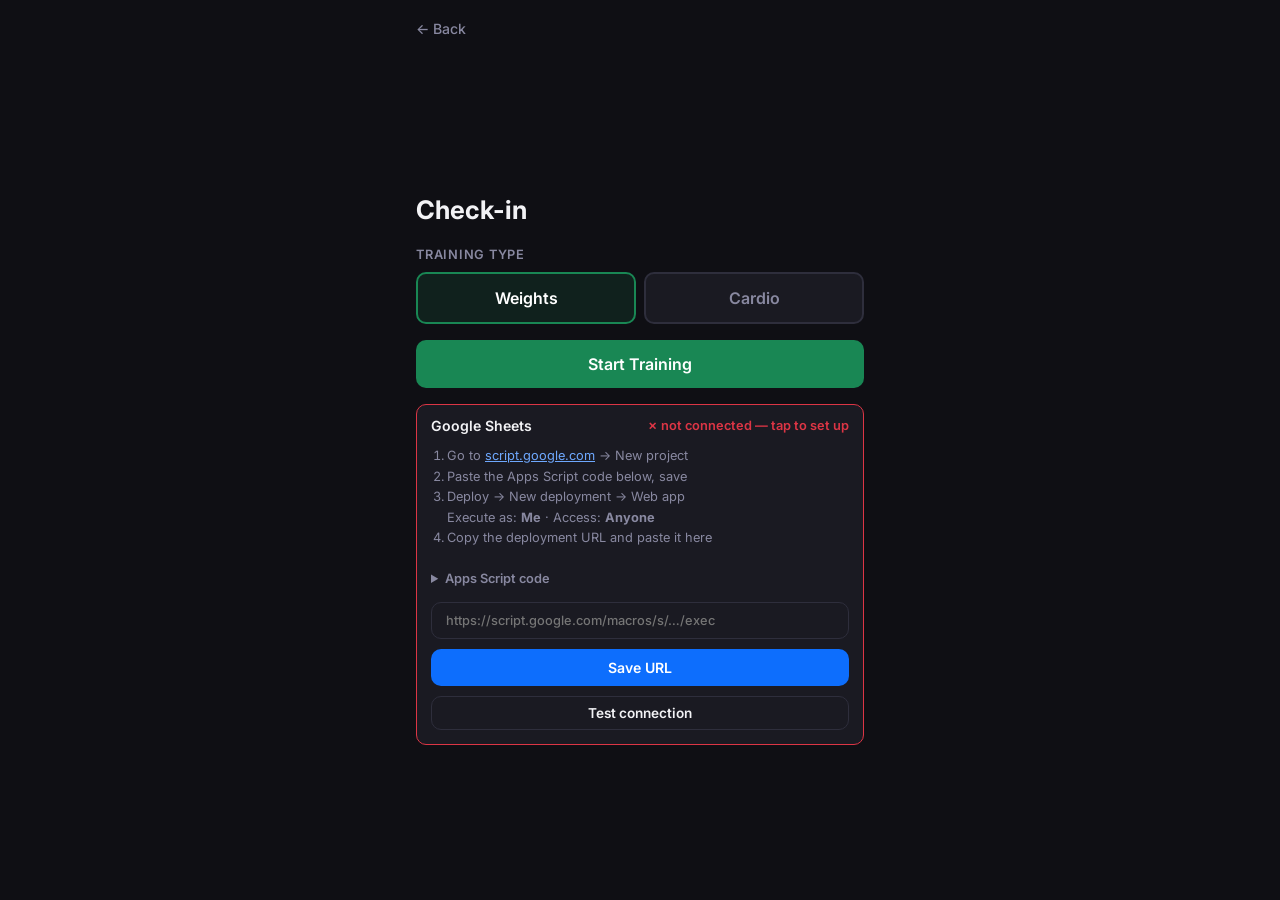
<file: gymapps/checkin.html>
<!DOCTYPE html>
<html lang="en">
<head>
  <meta charset="UTF-8">
  <meta name="viewport" content="width=device-width, initial-scale=1.0, user-scalable=no">
  <title>Check-in</title>
  <link rel="stylesheet" href="shared.css">
  <style>
    .ci-page {
      display: flex;
      flex-direction: column;
      height: 100vh;
      height: 100dvh;
      padding: 16px;
      overflow: hidden;
    }

    #syncNotice {
      background: rgba(255,193,7,0.1);
      border: 1px solid rgba(255,193,7,0.3);
      border-radius: 8px;
      padding: 8px 12px;
      font-size: 0.85rem;
      font-weight: 500;
      color: var(--amber);
      text-align: center;
      flex-shrink: 0;
      margin-bottom: 8px;
    }

    /* ── IDLE ── */
    #viewIdle {
      flex: 1;
      display: flex;
      flex-direction: column;
      justify-content: center;
      gap: 16px;
      overflow: hidden;
    }

    h1 { font-size: 1.6rem; font-weight: 700; flex-shrink: 0; }

    .toggle-group { display: flex; gap: 8px; flex-shrink: 0; }

    .toggle-option {
      flex: 1;
      background: var(--surface);
      border: 2px solid var(--border);
      border-radius: 10px;
      padding: 12px;
      text-align: center;
      font-size: 1rem;
      font-weight: 600;
      cursor: pointer;
      color: var(--muted);
      transition: all 0.1s;
    }

    .toggle-option.selected {
      border-color: var(--green);
      color: #fff;
      background: rgba(25,135,84,0.15);
    }

    .toggle-option:active { filter: brightness(0.85); }

    /* Sheets setup */
    .sheets-setup {
      flex-shrink: 0;
      background: var(--surface);
      border: 1px solid var(--border);
      border-radius: 10px;
      overflow: hidden;
    }

    .sheets-setup.not-configured {
      border-color: var(--red);
    }

    .sheets-setup.connected .setup-steps,
    .sheets-setup.connected details {
      display: none;
    }

    .sheets-toggle {
      display: flex;
      align-items: center;
      justify-content: space-between;
      padding: 10px 14px;
      cursor: pointer;
      user-select: none;
    }

    .sheets-toggle-label {
      font-size: 0.88rem;
      font-weight: 600;
    }

    .sheets-toggle-status {
      font-size: 0.8rem;
      font-weight: 600;
      color: var(--muted);
    }

    .sheets-toggle-status.err { color: var(--red); }
    .sheets-toggle-status.ok  { color: #75b798; }

    .url-error {
      font-size: 0.8rem;
      font-weight: 500;
      color: var(--red);
      padding: 0 2px;
    }

    .sheets-body {
      padding: 0 14px 14px;
      display: flex;
      flex-direction: column;
      gap: 10px;
    }

    .sheets-body.hidden { display: none; }

    .sheets-body input {
      font-size: 0.8rem;
    }

    .sheets-body .btn-primary {
      padding: 10px 14px;
      font-size: 0.88rem;
    }

    .setup-steps {
      font-size: 0.8rem;
      color: var(--muted);
      line-height: 1.6;
    }

    .setup-steps ol {
      padding-left: 16px;
    }

    .setup-steps a {
      color: #6ea8fe;
    }

    details {
      margin-top: 6px;
    }

    details summary {
      font-size: 0.8rem;
      font-weight: 600;
      color: var(--muted);
      cursor: pointer;
      user-select: none;
      padding: 4px 0;
    }

    pre.code-block {
      background: #0a0a10;
      border: 1px solid var(--border);
      border-radius: 8px;
      padding: 10px;
      font-family: 'DM Mono', monospace;
      font-size: 0.7rem;
      color: #c8d3f5;
      overflow-x: auto;
      white-space: pre;
      margin-top: 6px;
      max-height: 180px;
      overflow-y: auto;
    }

    #viewResume {
      flex: 1;
      display: flex;
      flex-direction: column;
      justify-content: center;
      gap: 10px;
    }

    .resume-title { font-size: 1.3rem; font-weight: 700; margin-bottom: 4px; }
    .resume-meta  { font-family: 'DM Mono', monospace; font-size: 0.88rem; color: var(--muted); margin-bottom: 8px; }

    #viewActive {
      flex: 1;
      display: flex;
      flex-direction: column;
    }

    .active-type-label {
      font-size: 0.8rem;
      font-weight: 600;
      text-transform: uppercase;
      letter-spacing: 0.06em;
      color: var(--muted);
      flex-shrink: 0;
    }

    .active-center {
      flex: 1;
      display: flex;
      flex-direction: column;
      align-items: center;
      justify-content: center;
    }

    .active-timer {
      font-family: 'DM Mono', monospace;
      font-weight: 500;
      font-size: 5rem;
      line-height: 1;
      color: var(--text);
    }

    .active-timer.warning-color { color: var(--amber); }

    .active-warning {
      font-size: 0.8rem;
      font-weight: 600;
      color: var(--amber);
      margin-top: 10px;
      min-height: 1em;
    }

    .active-buttons {
      flex-shrink: 0;
      display: flex;
      flex-direction: column;
      gap: 8px;
      padding-top: 10px;
    }

    #viewSummary {
      flex: 1;
      display: flex;
      flex-direction: column;
      gap: 10px;
      overflow: hidden;
    }

    .summary-elapsed {
      font-family: 'DM Mono', monospace;
      font-size: 2.8rem;
      line-height: 1;
      color: #75b798;
      text-align: center;
      flex-shrink: 0;
    }

    .limit-msg {
      font-size: 0.8rem;
      font-weight: 600;
      text-transform: uppercase;
      letter-spacing: 0.04em;
      color: var(--amber);
      text-align: center;
      flex-shrink: 0;
    }

    .time-row { display: flex; gap: 8px; flex-shrink: 0; }
    .time-field { flex: 1; display: flex; flex-direction: column; gap: 4px; }

    .chip-group { display: flex; gap: 6px; flex-wrap: wrap; flex-shrink: 0; }

    .chip {
      background: var(--surface);
      border: 1px solid var(--border);
      border-radius: 8px;
      color: var(--muted);
      font-size: 0.88rem;
      font-weight: 600;
      padding: 7px 14px;
      cursor: pointer;
      transition: all 0.1s;
    }

    .chip.selected {
      background: rgba(25,135,84,0.15);
      border-color: var(--green);
      color: #75b798;
    }

    .chip:active { filter: brightness(0.85); }

    .summary-section { display: flex; flex-direction: column; gap: 5px; flex-shrink: 0; }
    .summary-comment { display: flex; flex-direction: column; gap: 5px; flex-shrink: 0; }
    .summary-comment textarea { height: 52px; }

    .summary-buttons {
      flex-shrink: 0;
      display: flex;
      flex-direction: column;
      gap: 8px;
      margin-top: auto;
      padding-top: 4px;
    }

    #viewSaved {
      flex: 1;
      display: flex;
      flex-direction: column;
      align-items: center;
      justify-content: center;
      gap: 14px;
      text-align: center;
    }

    .saved-check {
      font-size: 3.5rem;
      line-height: 1;
      color: #75b798;
    }

    .saved-title {
      font-size: 1.3rem;
      font-weight: 700;
      color: #75b798;
    }

    .saved-row {
      font-family: 'DM Mono', monospace;
      font-size: 0.88rem;
      color: var(--muted);
      line-height: 1.8;
    }

    .saved-note {
      font-size: 0.8rem;
      color: var(--amber);
      max-width: 260px;
    }

    .saved-ok {
      margin-top: 10px;
      width: 160px;
    }
  </style>
</head>
<body>
  <div class="ci-page">

    <div class="top-bar"><a href="index.html">← Back</a></div>

    <div id="syncNotice" class="hidden">Saved locally — will sync on next open</div>

    <!-- IDLE -->
    <div id="viewIdle" class="hidden">
      <h1>Check-in</h1>

      <div>
        <div class="label" style="margin-bottom:8px">Training type</div>
        <div class="toggle-group">
          <div class="toggle-option selected" id="toggleWeights" onclick="selectType('weights')">Weights</div>
          <div class="toggle-option"           id="toggleCardio"  onclick="selectType('cardio')">Cardio</div>
        </div>
      </div>

      <button class="btn-success" onclick="startSession()">Start Training</button>

      <!-- Google Sheets setup -->
      <div class="sheets-setup" id="sheets-setup-box">
        <div class="sheets-toggle" onclick="toggleSheetsPanel()">
          <span class="sheets-toggle-label">Google Sheets</span>
          <span class="sheets-toggle-status" id="sheetsStatus">not configured</span>
        </div>
        <div class="sheets-body hidden" id="sheetsBody">
          <div class="setup-steps">
            <ol>
              <li>Go to <a href="https://script.google.com" target="_blank" rel="noopener noreferrer">script.google.com</a> → New project</li>
              <li>Paste the Apps Script code below, save</li>
              <li>Deploy → New deployment → Web app<br>Execute as: <strong>Me</strong> · Access: <strong>Anyone</strong></li>
              <li>Copy the deployment URL and paste it here</li>
            </ol>
          </div>

          <details>
            <summary>Apps Script code</summary>
            <pre class="code-block">const SHEET_NAME = 'Sessions';

function doPost(e) {
  try {
    const d = JSON.parse(e.postData.contents);
    const s = getSheet();
    if (d.action === 'start') {
      s.appendRow([d.rowId,d.date,d.weekday,d.start,
        '','',d.type,'','','','active','',
        d.created_at,d.created_at]);
    } else {
      updateRow(s, d);
    }
    return json({ok:true});
  } catch(e) { return json({ok:false,error:e.toString()}); }
}

function doGet(e) {
  try {
    const s = getSheet();
    const rows = s.getDataRange().getValues();
    if (e.parameter.action==='get') {
      for (let i=rows.length-1;i>=1;i--) {
        if (rows[i][1]===e.parameter.date && rows[i][10]==='active') {
          return json({rowId:rows[i][0],date:rows[i][1],
            start:rows[i][3],type:rows[i][6],status:'active'});
        }
      }
    } else if (e.parameter.action==='latest') {
      for (let i=rows.length-1;i>=1;i--) {
        if (rows[i][10]==='done') {
          return json({date:rows[i][1],type:rows[i][6],duration:rows[i][5]});
        }
      }
    }
    return json(null);
  } catch(e) { return json(null); }
}

function updateRow(s, d) {
  const rows = s.getDataRange().getValues();
  for (let i=1;i&lt;rows.length;i++) {
    if (rows[i][0]!==d.rowId) continue;
    const r = i+1;
    if (d.action==='stop') {
      s.getRange(r,5).setValue(d.end||'');
      s.getRange(r,6).setValue(d.duration||'');
      s.getRange(r,8).setValue(d.mood||'');
      s.getRange(r,9).setValue(d.last_food||'');
      s.getRange(r,10).setValue(d.comment||'');
      s.getRange(r,11).setValue('done');
      s.getRange(r,12).setValue(d.heartbeat_elapsed||'');
      s.getRange(r,14).setValue(d.updated_at||'');
    } else if (d.action==='heartbeat') {
      s.getRange(r,12).setValue(d.heartbeat_elapsed||'');
      s.getRange(r,14).setValue(d.updated_at||'');
    } else if (d.action==='discard') {
      s.getRange(r,11).setValue('cancelled');
      s.getRange(r,14).setValue(d.updated_at||'');
    }
    return;
  }
}

function getSheet() {
  const ss = SpreadsheetApp.getActiveSpreadsheet();
  let s = ss.getSheetByName(SHEET_NAME);
  if (!s) {
    s = ss.insertSheet(SHEET_NAME);
    s.appendRow(['rowId','date','weekday','start',
      'end','duration','type','mood','last_food',
      'comment','status','heartbeat_elapsed',
      'created_at','updated_at']);
  }
  return s;
}

function json(d) {
  return ContentService
    .createTextOutput(JSON.stringify(d))
    .setMimeType(ContentService.MimeType.JSON);
}</pre>
          </details>

          <input type="text" id="sheetUrlInput" placeholder="https://script.google.com/macros/s/…/exec">
          <div class="url-error hidden" id="urlError"></div>
          <button class="btn-primary" onclick="saveSheetUrl()">Save URL</button>
          <button class="btn-secondary" style="padding:8px 14px;font-size:0.85rem" onclick="testSheetUrl()">Test connection</button>
          <div class="url-error hidden" id="testResult"></div>
        </div>
      </div>
    </div>

    <!-- RESUME PROMPT -->
    <div id="viewResume" class="hidden">
      <div class="resume-title">Active session found</div>
      <div class="resume-meta" id="resumeMeta"></div>
      <button class="btn-success" id="btnResume" onclick="resumeSession()">Resume</button>
      <button class="btn-secondary" onclick="stopNow()">Stop now</button>
      <button class="btn-danger"    onclick="discardSession()">Discard</button>
    </div>

    <!-- ACTIVE -->
    <div id="viewActive" class="hidden">
      <div class="active-type-label" id="activeTypeLabel">Weights</div>
      <div class="active-center">
        <div class="active-timer" id="activeTimer">0:00</div>
        <div class="active-warning hidden" id="activeWarning">2h limit approaching</div>
      </div>
      <div class="active-buttons">
        <button class="btn-secondary" id="btnPause" onclick="togglePause()">Pause</button>
        <button class="btn-danger"    onclick="stopSession()">Stop</button>
      </div>
    </div>

    <!-- SUMMARY -->
    <div id="viewSummary" class="hidden">
      <div class="summary-elapsed" id="summaryElapsed">0:00</div>
      <div class="limit-msg hidden" id="limitMsg"></div>

      <div class="time-row">
        <div class="time-field">
          <div class="label">Start</div>
          <input type="time" id="editStart">
        </div>
        <div class="time-field">
          <div class="label">End</div>
          <input type="time" id="editEnd">
        </div>
      </div>

      <div class="summary-section">
        <div class="label">Mood</div>
        <div class="chip-group">
          <div class="chip" data-group="mood" data-val="hard"  onclick="selectChip(this)">Hard</div>
          <div class="chip" data-group="mood" data-val="tired" onclick="selectChip(this)">Tired</div>
          <div class="chip" data-group="mood" data-val="good"  onclick="selectChip(this)">Good</div>
        </div>
      </div>

      <div class="summary-section">
        <div class="label">Last food</div>
        <div class="chip-group">
          <div class="chip" data-group="food" data-val="<1h"  onclick="selectChip(this)">&lt;1h</div>
          <div class="chip" data-group="food" data-val="1-2h" onclick="selectChip(this)">1–2h</div>
          <div class="chip" data-group="food" data-val="2-3h" onclick="selectChip(this)">2–3h</div>
          <div class="chip" data-group="food" data-val="3h+"  onclick="selectChip(this)">3h+</div>
        </div>
      </div>

      <div class="summary-comment">
        <div class="label">Comment</div>
        <textarea id="commentInput" placeholder="optional"></textarea>
      </div>

      <div class="summary-buttons">
        <button class="btn-success" id="btnSave" onclick="saveSession()">Save Session</button>
        <button class="btn-danger"  onclick="discardSummary()">Discard</button>
      </div>
    </div>

    <!-- SAVED -->
    <div id="viewSaved" class="hidden">
      <div class="saved-check">✓</div>
      <div class="saved-title" id="savedTitle">Saved in Sheets</div>
      <div class="saved-row" id="savedRow"></div>
      <div class="saved-note hidden" id="savedNote"></div>
      <button class="btn-success saved-ok" onclick="window.location.href='index.html'">OK</button>
    </div>

  </div>

  <script src="shared.js"></script>
  <script>
    const WARN_MS     = 105 * 60 * 1000;
    const LIMIT_MS    = 120 * 60 * 1000;
    const HB_INTERVAL = 10  * 60 * 1000;

    function getSheetUrl() {
      return localStorage.getItem('ci_sheet_url') || '';
    }

    let timer       = new LiveTimer();
    let sessionType = 'weights';
    let rafId       = null;
    let hbTimer     = null;
    let warned      = false;
    let autoStopped = false;
    let summaryEndTs = null;

    const LS = {
      save() {
        localStorage.setItem('ci_startTs',  timer.startTs  || '');
        localStorage.setItem('ci_pausedMs', timer.pausedMs || 0);
        localStorage.setItem('ci_pauseTs',  timer.pauseTs  || '');
        localStorage.setItem('ci_status',   'active');
        localStorage.setItem('ci_type',     sessionType);
      },
      clear() {
        ['ci_startTs','ci_pausedMs','ci_pauseTs','ci_status','ci_type','ci_rowId']
          .forEach(k => localStorage.removeItem(k));
      },
      load() {
        return {
          startTs:  parseInt(localStorage.getItem('ci_startTs'))  || null,
          pausedMs: parseInt(localStorage.getItem('ci_pausedMs')) || 0,
          pauseTs:  parseInt(localStorage.getItem('ci_pauseTs'))  || null,
          status:   localStorage.getItem('ci_status'),
          type:     localStorage.getItem('ci_type') || 'weights',
          rowId:    localStorage.getItem('ci_rowId'),
        };
      }
    };

    function storePending(p) {
      let q = JSON.parse(localStorage.getItem('ci_pending') || '[]');
      q = q.filter(x => !(x.rowId === p.rowId && x.action === p.action));
      q.push(p);
      if (q.length > 30) q = q.slice(-30);
      localStorage.setItem('ci_pending', JSON.stringify(q));
    }

    async function flushPending() {
      const q = JSON.parse(localStorage.getItem('ci_pending') || '[]');
      if (!q.length) return;
      const remaining = [];
      for (const p of q) {
        const ok = await sheetPost(p, true);
        if (!ok) remaining.push(p);
      }
      localStorage.setItem('ci_pending', JSON.stringify(remaining));
    }

    async function sheetPost(data, skipQueue = false) {
      const url = getSheetUrl();
      if (!url) { if (!skipQueue) storePending(data); return null; }
      try {
        await fetch(url, {
          method: 'POST',
          mode: 'no-cors',
          headers: { 'Content-Type': 'text/plain' },
          body: JSON.stringify(data)
        });
        return { ok: true };
      } catch(e) {
        if (!skipQueue) { storePending(data); showSyncNotice(); }
        return null;
      }
    }

    async function sheetGet() {
      const url = getSheetUrl();
      if (!url) return null;
      try {
        const res = await fetch(`${url}?action=get&date=${todayKey()}`);
        return await res.json();
      } catch(e) { return null; }
    }

    async function sheetGetLatest() {
      const url = getSheetUrl();
      if (!url) return null;
      try {
        await fetch(url, {
          method: 'POST',
          mode: 'no-cors',
          headers: { 'Content-Type': 'text/plain' },
          body: JSON.stringify({ action: 'ping' })
        });
        return { ok: true };
      } catch(e) { return { ok: false }; }
    }

    async function sheetVerify() {
      const url = getSheetUrl();
      if (!url) return null;
      try {
        const res = await fetch(`${url}?action=latest`, { signal: AbortSignal.timeout(5000) });
        if (!res.ok) return null;
        const data = await res.json();
        if (data && data.date) localStorage.setItem('ci_last_entry', JSON.stringify(data));
        return data;
      } catch(e) { return null; }
    }

    function fmtEntryDate(iso) {
      const d = new Date(iso + 'T12:00:00');
      return `${['Jan','Feb','Mar','Apr','May','Jun','Jul','Aug','Sep','Oct','Nov','Dec'][d.getMonth()]} ${d.getDate()}`;
    }

    function showSyncNotice() {
      const el = document.getElementById('syncNotice');
      el.classList.remove('hidden');
      setTimeout(() => el.classList.add('hidden'), 4000);
    }

    function toggleSheetsPanel() {
      const hidden = document.getElementById('sheetsBody').classList.toggle('hidden');
      if (hidden) document.getElementById('testResult').classList.add('hidden');
    }

    function saveSheetUrl() {
      const val     = document.getElementById('sheetUrlInput').value.trim();
      const errEl   = document.getElementById('urlError');
      if (!val) {
        errEl.textContent = 'Please paste the Apps Script URL.';
        errEl.classList.remove('hidden'); return;
      }
      try {
        const u = new URL(val);
        if (!u.hostname.endsWith('script.google.com') && !u.hostname.endsWith('script.googleusercontent.com')) throw new Error();
      } catch {
        errEl.textContent = 'Must be a script.google.com URL.';
        errEl.classList.remove('hidden'); return;
      }
      errEl.classList.add('hidden');
      localStorage.setItem('ci_sheet_url', val);
      updateSheetsStatus();
      document.getElementById('sheetsBody').classList.add('hidden');
    }

    async function testSheetUrl() {
      const val    = document.getElementById('sheetUrlInput').value.trim();
      const result = document.getElementById('testResult');
      if (!val) { result.textContent = 'Enter a URL first.'; result.classList.remove('hidden'); return; }
      result.textContent = 'Testing…';
      result.style.color = '';
      result.classList.remove('hidden');
      try {
        await fetch(val, {
          method: 'POST',
          mode: 'no-cors',
          headers: { 'Content-Type': 'text/plain' },
          body: JSON.stringify({ action: 'ping' })
        });
        result.textContent = '✓ URL reachable — if data is not appearing in Sheets, check the Apps Script is deployed as Anyone.';
        result.style.color = '#75b798';
      } catch(e) {
        result.textContent = '✗ Network error — check the URL is correct.';
        result.style.color = 'var(--red)';
      }
    }

    function updateSheetsStatus() {
      const url      = getSheetUrl();
      const statusEl = document.getElementById('sheetsStatus');
      const setupEl  = document.getElementById('sheets-setup-box');
      if (url) {
        statusEl.textContent = 'checking…';
        statusEl.className   = 'sheets-toggle-status';
        if (setupEl) { setupEl.classList.remove('not-configured', 'connected'); }
        document.getElementById('sheetUrlInput').value = url;
      } else {
        statusEl.textContent = '✗ not connected — tap to set up';
        statusEl.className   = 'sheets-toggle-status err';
        if (setupEl) { setupEl.classList.add('not-configured'); setupEl.classList.remove('connected'); }
        document.getElementById('sheetsBody').classList.remove('hidden');
      }
    }

    function applyLatestStatus(result) {
      const statusEl = document.getElementById('sheetsStatus');
      const setupEl  = document.getElementById('sheets-setup-box');
      if (!result || !result.ok) {
        statusEl.textContent = '✗ unreachable';
        statusEl.className   = 'sheets-toggle-status err';
        setupEl.classList.add('not-configured');
        setupEl.classList.remove('connected');
      } else {
        statusEl.className = 'sheets-toggle-status ok';
        setupEl.classList.add('connected');
        setupEl.classList.remove('not-configured');
        const cached = localStorage.getItem('ci_last_entry');
        if (cached) {
          try {
            const v = JSON.parse(cached);
            statusEl.textContent = `✓ last: ${fmtEntryDate(v.date)} · ${v.type}`;
          } catch(e) { statusEl.textContent = '✓ reachable'; }
        } else {
          statusEl.textContent = '✓ reachable';
        }
        sheetVerify().then(data => {
          if (data && data.date) {
            statusEl.textContent = `✓ last: ${fmtEntryDate(data.date)} · ${data.type}`;
          }
        });
      }
    }

    function makeRowId()      { return `${todayKey()}-${Date.now()}`; }
    function getRowId()       { let id = localStorage.getItem('ci_rowId'); if (!id) { id = makeRowId(); localStorage.setItem('ci_rowId', id); } return id; }
    function tsToTimeStr(ts)  { const d = new Date(ts); return `${String(d.getHours()).padStart(2,'0')}:${String(d.getMinutes()).padStart(2,'0')}`; }
    function weekday(ts)      { return ['Sun','Mon','Tue','Wed','Thu','Fri','Sat'][new Date(ts).getDay()]; }
    function formatDuration(ms) {
      const s = Math.floor(ms/1000), h = Math.floor(s/3600), m = Math.floor((s%3600)/60), r = s%60;
      return `${String(h).padStart(2,'0')}:${String(m).padStart(2,'0')}:${String(r).padStart(2,'0')}`;
    }

function selectType(type) {
      sessionType = type;
      document.getElementById('toggleWeights').classList.toggle('selected', type === 'weights');
      document.getElementById('toggleCardio').classList.toggle('selected',  type === 'cardio');
    }

    function selectChip(el) {
      document.querySelectorAll(`.chip[data-group="${el.dataset.group}"]`).forEach(c => c.classList.remove('selected'));
      el.classList.add('selected');
    }

    function getChipVal(group) {
      const el = document.querySelector(`.chip[data-group="${group}"].selected`);
      return el ? el.dataset.val : '';
    }

    function showView(id) {
      ['viewIdle','viewResume','viewActive','viewSummary','viewSaved'].forEach(v => {
        document.getElementById(v).classList.toggle('hidden', v !== id);
      });
    }

function startSession() {
      timer.start();
      sessionType = document.getElementById('toggleWeights').classList.contains('selected') ? 'weights' : 'cardio';
      warned = false; autoStopped = false;
      LS.save();
      const rowId = getRowId();
      sheetPost({ action:'start', rowId, date:todayKey(), weekday:weekday(timer.startTs),
        start:tsToTimeStr(timer.startTs), type:sessionType, status:'active',
        created_at:new Date(timer.startTs).toISOString() });
      startHB();
      document.getElementById('activeTypeLabel').textContent = sessionType.charAt(0).toUpperCase() + sessionType.slice(1);
      showView('viewActive');
      runActiveLoop();
    }

    function resumeSession() {
      const s = LS.load();
      sessionType = s.type;
      timer.restore(s.startTs, s.pausedMs, s.pauseTs);
      warned = false; autoStopped = false;
      startHB();
      document.getElementById('activeTypeLabel').textContent = sessionType.charAt(0).toUpperCase() + sessionType.slice(1);
      document.getElementById('btnPause').textContent = timer.running ? 'Pause' : 'Resume';
      showView('viewActive');
      runActiveLoop();
    }

    function togglePause() {
      if (timer.running) { timer.pause(); document.getElementById('btnPause').textContent = 'Resume'; }
      else               { timer.resume(); document.getElementById('btnPause').textContent = 'Pause'; }
      LS.save();
    }

    function runActiveLoop() {
      if (rafId) clearTimeout(rafId);
      activeLoop();
    }

    function activeLoop() {
      const elapsed  = timer.elapsed();
      const timerEl  = document.getElementById('activeTimer');
      const warnEl   = document.getElementById('activeWarning');
      timerEl.textContent = formatTime(elapsed);
      if (!warned && elapsed >= WARN_MS) {
        warned = true;
        timerEl.classList.add('warning-color');
        warnEl.classList.remove('hidden');
      }
      if (!autoStopped && elapsed >= LIMIT_MS) {
        autoStopped  = true;
        summaryEndTs = timer.startTs + timer.pausedMs + LIMIT_MS;
        document.getElementById('limitMsg').textContent = '2h limit reached — auto-stopped';
        document.getElementById('limitMsg').classList.remove('hidden');
        stopHB();
        showSummaryView(elapsed);
        return;
      }
      rafId = setTimeout(activeLoop, 250);
    }

    function stopSession() {
      if (rafId) clearTimeout(rafId);
      stopHB();
      summaryEndTs = Date.now();
      showSummaryView(timer.elapsed());
    }

    function stopNow() {
      if (rafId) { clearTimeout(rafId); rafId = null; }
      const s = LS.load();
      timer.restore(s.startTs, s.pausedMs, s.pauseTs);
      sessionType  = s.type;
      summaryEndTs = Date.now();
      showSummaryView(timer.elapsed());
    }

    function showSummaryView(elapsed) {
      document.getElementById('summaryElapsed').textContent = formatTime(elapsed);
      document.getElementById('editStart').value = timer.startTs ? tsToTimeStr(timer.startTs) : '';
      document.getElementById('editEnd').value   = tsToTimeStr(summaryEndTs || Date.now());
      document.querySelectorAll('.chip').forEach(c => c.classList.remove('selected'));
      document.getElementById('commentInput').value = '';
      showView('viewSummary');
    }

    async function saveSession() {
      const btn = document.getElementById('btnSave');
      btn.disabled = true;
      btn.textContent = 'Saving…';

      const elapsed = timer.elapsed();
      const payload = {
        action:'stop', rowId:getRowId(), date:todayKey(), weekday:weekday(timer.startTs),
        start:document.getElementById('editStart').value,
        end:document.getElementById('editEnd').value,
        duration:formatDuration(elapsed), type:sessionType,
        mood:getChipVal('mood'), last_food:getChipVal('food'),
        comment:document.getElementById('commentInput').value.trim(),
        status:'done', heartbeat_elapsed:Math.floor(elapsed/1000),
        created_at:new Date(timer.startTs).toISOString(),
        updated_at:new Date().toISOString()
      };

      if (!getSheetUrl()) {
        storePending(payload);
        if (!confirm('Google Sheets is not connected.\n\nSession saved locally and will sync when you set up Sheets.\n\nContinue?')) {
          btn.disabled = false;
          btn.textContent = 'Save Session';
          return;
        }
        LS.clear(); window.location.href = 'index.html'; return;
      }

      await sheetPost(payload);
      LS.clear();
      stopHB();

      const verified = await sheetVerify();
      showSavedView(verified, elapsed, sessionType);
    }

    function showSavedView(sheetData, elapsed, type) {
      const titleEl = document.getElementById('savedTitle');
      const rowEl   = document.getElementById('savedRow');
      const noteEl  = document.getElementById('savedNote');

      if (sheetData && sheetData.date) {
        titleEl.textContent = '✓ Saved in Sheets';
        rowEl.textContent   = `${fmtEntryDate(sheetData.date)} · ${sheetData.type}\n${sheetData.duration}`;
        noteEl.classList.add('hidden');
      } else {
        titleEl.textContent = '✓ Session saved';
        rowEl.textContent   = `${fmtEntryDate(todayKey())} · ${type}\n${formatDuration(elapsed)}`;
        noteEl.textContent  = 'Could not read back from Sheets — check the sheet to confirm.';
        noteEl.classList.remove('hidden');
      }
      showView('viewSaved');
    }

    async function discardSummary() {
      await sheetPost({ action:'discard', rowId:getRowId(), status:'cancelled', updated_at:new Date().toISOString() });
      LS.clear(); resetToIdle();
    }

    async function discardSession() {
      const s = LS.load();
      if (s.rowId) await sheetPost({ action:'discard', rowId:s.rowId, status:'cancelled', updated_at:new Date().toISOString() });
      LS.clear(); resetToIdle();
    }

    function resetToIdle() {
      if (rafId) clearTimeout(rafId);
      stopHB();
      timer = new LiveTimer(); warned = false; autoStopped = false; summaryEndTs = null;
      document.getElementById('activeWarning').classList.add('hidden');
      document.getElementById('activeTimer').classList.remove('warning-color');
      document.getElementById('limitMsg').classList.add('hidden');
      showView('viewIdle');
    }

    function startHB() {
      stopHB();
      hbTimer = setInterval(() => {
        LS.save();
        sheetPost({ action:'heartbeat', rowId:getRowId(),
          heartbeat_elapsed:Math.floor(timer.elapsed()/1000), updated_at:new Date().toISOString() });
      }, HB_INTERVAL);
    }

    function stopHB() { if (hbTimer) { clearInterval(hbTimer); hbTimer = null; } }

    async function init() {
      updateSheetsStatus();
      if (getSheetUrl()) sheetGetLatest().then(applyLatestStatus);
      await flushPending();

      const s = LS.load();
      if (s.status === 'active' && s.startTs) {
        const d = new Date(s.startTs), t = new Date();
        const sameDay = d.getFullYear()===t.getFullYear() && d.getMonth()===t.getMonth() && d.getDate()===t.getDate();
        if (sameDay) {
          const elapsed = s.pauseTs ? s.pauseTs - s.startTs - s.pausedMs : Date.now() - s.startTs - s.pausedMs;
          document.getElementById('resumeMeta').textContent =
            `${s.type} · ${formatTime(elapsed)} elapsed · started ${tsToTimeStr(s.startTs)}`;
          sessionType = s.type; selectType(s.type);
          showView('viewResume'); return;
        } else { LS.clear(); }
      }

      sheetGet().then(data => {
        if (data && data.status === 'active' && !LS.load().startTs) {
          document.getElementById('resumeMeta').textContent =
            `${data.type||'weights'} · started ${data.start} (cloud — no local state)`;
          document.getElementById('btnResume').disabled = true;
          showView('viewResume');
        }
      });

      showView('viewIdle');
    }

    init();
  </script>
</body>
</html>
</file>
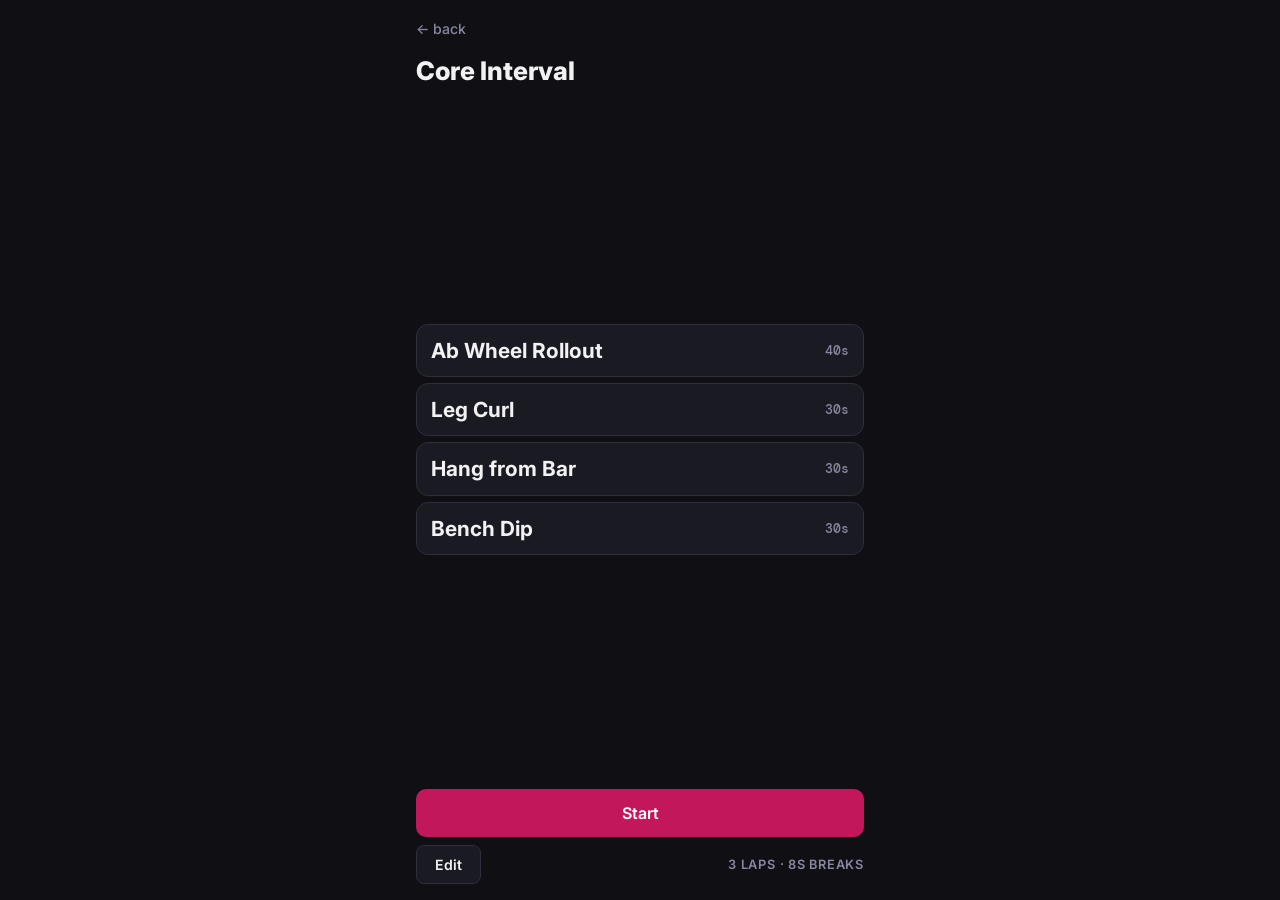
<file: gymapps/core_interval.html>
<!DOCTYPE html>
<html lang="en">
<head>
  <meta charset="UTF-8">
  <meta name="viewport" content="width=device-width, initial-scale=1.0, user-scalable=no">
  <title>Core Interval</title>
  <link rel="stylesheet" href="shared.css">
  <style>
    .ci-page {
      display: flex;
      flex-direction: column;
      height: 100dvh;
      padding: 16px;
      overflow: hidden;
    }

    #viewIdle {
      flex: 1;
      display: flex;
      flex-direction: column;
    }

    .ci-title {
      font-weight: 800;
      font-size: 1.6rem;
      margin-bottom: 14px;
    }

    .exercise-list {
      flex: 1;
      display: flex;
      flex-direction: column;
      gap: 6px;
      margin-bottom: 14px;
      justify-content: center;
    }

    .ex-row {
      display: flex;
      align-items: center;
      justify-content: space-between;
      background: var(--surface);
      border: 1px solid var(--border);
      border-radius: 12px;
      padding: 10px 14px;
    }

    .ex-name {
      font-weight: 700;
      font-size: 1.3rem;
    }

    .ex-dur {
      font-family: 'DM Mono', monospace;
      font-weight: 500;
      font-size: 0.8rem;
      color: var(--muted);
    }

    .idle-buttons {
      display: flex;
      flex-direction: column;
      gap: 8px;
    }

    .idle-bottom {
      display: flex;
      gap: 8px;
    }

    #viewEdit {
      flex: 1;
      display: flex;
      flex-direction: column;
    }

    .edit-title {
      font-weight: 800;
      font-size: 1.1rem;
      margin-bottom: 12px;
    }

    .edit-list {
      flex: 1;
      display: flex;
      flex-direction: column;
      gap: 8px;
      margin-bottom: 12px;
      justify-content: center;
    }

    .edit-row {
      display: flex;
      flex-direction: column;
      gap: 8px;
      background: var(--surface);
      border: 1px solid var(--border);
      border-radius: 12px;
      padding: 10px 12px;
    }

    .edit-row-controls {
      display: flex;
      align-items: center;
      gap: 8px;
    }

    .edit-name-input {
      width: 100%;
      background: transparent;
      border: none;
      border-bottom: 1px solid var(--border);
      border-radius: 0;
      padding: 4px 2px;
      font-size: 1rem;
      color: var(--text);
    }

    .edit-name-input:focus {
      border-color: var(--pink);
      outline: none;
    }

    .edit-dur-input {
      width: 48px;
      background: transparent;
      border: none;
      border-bottom: 1px solid var(--border);
      border-radius: 0;
      padding: 4px 4px;
      font-family: 'DM Mono', monospace;
      font-size: 0.8rem;
      color: var(--text);
      text-align: center;
    }

    .edit-dur-input:focus {
      border-color: var(--pink);
      outline: none;
    }

    .edit-move-btn {
      background: transparent;
      border: 1px solid var(--border);
      border-radius: 6px;
      color: var(--muted);
      font-size: 0.7rem;
      padding: 4px 7px;
      cursor: pointer;
      font-weight: 700;
    }

    .edit-move-btn:active   { opacity: 0.6; }
    .edit-move-btn:disabled { opacity: 0.2; }

    .edit-dur-label {
      font-weight: 700;
      font-size: 0.7rem;
      color: var(--muted);
      letter-spacing: 0.08em;
    }

    .edit-field-group {
      display: flex;
      flex-direction: column;
      align-items: center;
    }

    #viewActive {
      flex: 1;
      display: flex;
      flex-direction: column;
      align-items: center;
      justify-content: space-between;
    }

    .active-top {
      width: 100%;
      display: flex;
      align-items: center;
      justify-content: space-between;
    }

    .lap-badge {
      font-weight: 800;
      font-size: 0.7rem;
      letter-spacing: 0.1em;
      text-transform: uppercase;
      color: var(--pink);
      background: rgba(233,30,140,0.1);
      border: 1px solid rgba(233,30,140,0.2);
      border-radius: 8px;
      padding: 5px 10px;
    }

    .phase-badge {
      font-weight: 700;
      font-size: 0.7rem;
      letter-spacing: 0.12em;
      text-transform: uppercase;
      color: var(--muted);
    }

    .active-center {
      flex: 1;
      display: flex;
      flex-direction: column;
      align-items: center;
      justify-content: center;
      width: 100%;
      text-align: center;
    }

    .phase-name {
      font-weight: 800;
      font-size: 1.6rem;
      line-height: 1.15;
      margin-bottom: 16px;
      color: var(--text);
    }

    .phase-name.break-name   { color: var(--muted); font-size: 1.1rem; }
    .phase-name.countin-name { color: var(--muted); font-size: 1.1rem; font-weight: 700; }

    .countdown-display {
      font-family: 'DM Mono', monospace;
      font-weight: 500;
      font-size: 6rem;
      line-height: 1;
      color: var(--text);
      letter-spacing: -0.03em;
    }

    .countdown-display.break-color   { color: var(--amber); }
    .countdown-display.countin-color { color: var(--pink); }

    .next-hint {
      font-weight: 700;
      font-size: 0.7rem;
      letter-spacing: 0.1em;
      text-transform: uppercase;
      color: var(--muted);
      margin-top: 12px;
    }

    #viewDone {
      flex: 1;
      display: flex;
      flex-direction: column;
      align-items: center;
      justify-content: center;
      text-align: center;
      gap: 20px;
    }

    .done-title {
      font-weight: 800;
      font-size: 2.4rem;
      color: var(--pink);
    }

    .done-sub {
      font-weight: 700;
      font-size: 0.7rem;
      letter-spacing: 0.12em;
      text-transform: uppercase;
      color: var(--muted);
    }
  </style>
</head>
<body>
  <div class="ci-page">

    <div class="top-bar">
      <a href="index.html">← back</a>
    </div>

    <!-- IDLE -->
    <div id="viewIdle">
      <div class="ci-title">Core Interval</div>
      <div class="exercise-list" id="exerciseList"></div>
      <div class="idle-buttons">
        <button class="btn-pink" id="btnStart" onclick="startWorkout()">Start</button>
        <div class="idle-bottom">
          <button class="btn-secondary btn-sm" onclick="showEdit()" style="width:auto;padding:10px 18px;">Edit</button>
          <div style="flex:1"></div>
          <span class="label" style="align-self:center">3 laps · 8s breaks</span>
        </div>
      </div>
    </div>

    <!-- EDIT -->
    <div id="viewEdit" class="hidden">
      <div class="edit-title">Edit Exercises</div>
      <div class="edit-list" id="editList"></div>
      <div style="display:flex;gap:8px">
        <button class="btn-secondary" style="flex:1" onclick="cancelEdit()">Cancel</button>
        <button class="btn-primary" style="flex:2" onclick="saveEdit()">Save</button>
      </div>
    </div>

    <!-- ACTIVE -->
    <div id="viewActive" class="hidden">
      <div class="active-top">
        <span class="lap-badge" id="lapBadge">Lap 1</span>
        <span class="phase-badge" id="phaseBadge"></span>
      </div>
      <div class="active-center">
        <div class="phase-name" id="phaseName"></div>
        <div class="countdown-display" id="countdownDisplay">5</div>
        <div class="next-hint" id="nextHint"></div>
      </div>
      <div style="width:100%;padding-bottom:4px">
        <button class="btn-danger btn-sm" style="width:auto;padding:10px 20px" onclick="abortWorkout()">Stop</button>
      </div>
    </div>

    <!-- DONE -->
    <div id="viewDone" class="hidden">
      <div class="done-title">Well done.</div>
      <div class="done-sub">3 laps complete</div>
      <button class="btn-pink" style="width:100%;max-width:200px" onclick="resetToIdle()">Again</button>
    </div>

  </div>

  <script src="shared.js"></script>
  <script>
    const LAPS             = 3;
    const BREAK_DURATION   = 8;
    const COUNTIN_DURATION = 5;

    const DEFAULT_EXERCISES = [
      { name: 'Ab Wheel Rollout', duration: 40, midBeep: false },
      { name: 'Leg Curl',         duration: 30, midBeep: false },
      { name: 'Hang from Bar',    duration: 30, midBeep: true  },
      { name: 'Bench Dip',        duration: 30, midBeep: false },
    ];

    let exercises = loadExercises();

    function loadExercises() {
      try {
        const saved = localStorage.getItem('ci_exercises');
        if (saved) return JSON.parse(saved);
      } catch(e) {}
      return DEFAULT_EXERCISES.map(e => ({ ...e }));
    }

    function saveExercises() {
      localStorage.setItem('ci_exercises', JSON.stringify(exercises));
    }

    function buildSequence(exList) {
      const seq = [];
      for (let lap = 0; lap < LAPS; lap++) {
        for (let ei = 0; ei < exList.length; ei++) {
          const ex = exList[ei];
          const isLast = ei === exList.length - 1 && lap === LAPS - 1;
          seq.push({
            type: 'exercise',
            name: ex.name,
            duration: ex.duration,
            midBeep: ex.midBeep,
            lap: lap + 1,
            isLast
          });
          if (!isLast) {
            const nextEx = exList[(ei + 1) % exList.length];
            const nextIsNewLap = ei === exList.length - 1;
            seq.push({
              type: 'break',
              duration: BREAK_DURATION,
              lap: lap + 1,
              nextName: nextIsNewLap ? exList[0].name : nextEx.name,
              nextLap: nextIsNewLap ? lap + 2 : lap + 1
            });
          }
        }
      }
      return seq;
    }

    function renderIdle() {
      const list = document.getElementById('exerciseList');
      list.innerHTML = '';
      exercises.forEach(ex => {
        const row  = document.createElement('div');
        row.className = 'ex-row';
        const name = document.createElement('span');
        name.className = 'ex-name';
        name.textContent = ex.name;
        const dur  = document.createElement('span');
        dur.className = 'ex-dur';
        dur.textContent = `${ex.duration}s`;
        row.append(name, dur);
        list.appendChild(row);
      });
    }

    renderIdle();

    let editDraft = [];

    function showEdit() {
      editDraft = exercises.map(e => ({ ...e }));
      renderEdit();
      showView('viewEdit');
    }

    function renderEdit() {
      const list = document.getElementById('editList');
      list.innerHTML = '';
      editDraft.forEach((ex, i) => {
        const row = document.createElement('div');
        row.className = 'edit-row';

        const nameIn = document.createElement('input');
        nameIn.className = 'edit-name-input'; nameIn.type = 'text';
        nameIn.placeholder = 'Exercise name'; nameIn.dataset.i = i;
        nameIn.value = ex.name;

        const group = document.createElement('div');
        group.className = 'edit-field-group';
        const lbl = document.createElement('span');
        lbl.className = 'edit-dur-label'; lbl.textContent = 'sec';
        const durIn = document.createElement('input');
        durIn.className = 'edit-dur-input'; durIn.type = 'number';
        durIn.min = '5'; durIn.max = '300'; durIn.dataset.i = i;
        durIn.value = ex.duration;
        group.append(lbl, durIn);

        const upBtn = document.createElement('button');
        upBtn.className = 'edit-move-btn'; upBtn.dataset.dir = 'up';
        upBtn.dataset.i = i; upBtn.textContent = '↑';
        if (i === 0) upBtn.disabled = true;

        const dnBtn = document.createElement('button');
        dnBtn.className = 'edit-move-btn'; dnBtn.dataset.dir = 'dn';
        dnBtn.dataset.i = i; dnBtn.textContent = '↓';
        if (i === editDraft.length - 1) dnBtn.disabled = true;

        const controls = document.createElement('div');
        controls.className = 'edit-row-controls';
        controls.append(group, upBtn, dnBtn);
        row.append(nameIn, controls);
        list.appendChild(row);
      });

      list.querySelectorAll('.edit-name-input').forEach(inp => {
        inp.addEventListener('input', e => {
          editDraft[parseInt(e.target.dataset.i)].name = e.target.value;
        });
      });

      list.querySelectorAll('.edit-dur-input').forEach(inp => {
        inp.addEventListener('input', e => {
          const v = Math.max(5, Math.min(300, parseInt(e.target.value) || 10));
          editDraft[parseInt(e.target.dataset.i)].duration = v;
        });
      });

      list.querySelectorAll('.edit-move-btn').forEach(btn => {
        btn.addEventListener('click', e => {
          const i   = parseInt(e.target.dataset.i);
          const dir = e.target.dataset.dir;
          if (dir === 'up' && i > 0) {
            [editDraft[i], editDraft[i-1]] = [editDraft[i-1], editDraft[i]];
          } else if (dir === 'dn' && i < editDraft.length - 1) {
            [editDraft[i], editDraft[i+1]] = [editDraft[i+1], editDraft[i]];
          }
          renderEdit();
        });
      });
    }

    function cancelEdit() { showView('viewIdle'); }

    function saveEdit() {
      exercises = editDraft.map(e => ({
        ...e,
        duration: Math.max(5, Math.min(300, parseInt(e.duration) || 10)),
        name: (e.name || 'Exercise').trim()
      }));
      saveExercises();
      renderIdle();
      showView('viewIdle');
    }

    let sequence     = [];
    let seqIndex     = 0;
    let phaseStartTs = 0;
    let midBeeped    = false;
    let countBeep    = -1;
    let rafId        = null;

    const lapBadge      = document.getElementById('lapBadge');
    const phaseBadge    = document.getElementById('phaseBadge');
    const phaseName     = document.getElementById('phaseName');
    const countdownDisp = document.getElementById('countdownDisplay');
    const nextHint      = document.getElementById('nextHint');

    function startWorkout() {
      sequence = buildSequence(exercises);
      seqIndex = -1;
      beep(660, 0.08, 0.5);
      showView('viewActive');
      enterCountIn();
    }

    function enterCountIn() {
      seqIndex     = -1;
      phaseStartTs = Date.now();
      midBeeped    = false;
      countBeep    = -1;

      lapBadge.textContent    = 'Lap 1';
      phaseBadge.textContent  = '';
      phaseName.className     = 'phase-name countin-name';
      phaseName.textContent   = 'Get into position';
      countdownDisp.className = 'countdown-display countin-color';
      nextHint.textContent    = exercises[0].name;

      scheduleLoop();
    }

    function enterPhase(index) {
      seqIndex     = index;
      phaseStartTs = Date.now();
      midBeeped    = false;
      countBeep    = -1;
      const item   = sequence[index];

      if (item.type === 'exercise') {
        lapBadge.textContent    = `Lap ${item.lap}`;
        phaseBadge.textContent  = `${item.lap} of ${LAPS}`;
        phaseName.className     = 'phase-name';
        phaseName.textContent   = item.name;
        countdownDisp.className = 'countdown-display';
        nextHint.textContent    = '';
        beep(880, 0.1, 0.9);
        setTimeout(() => beep(1046, 0.15, 1.0), 120);
      } else {
        lapBadge.textContent    = `Lap ${item.lap}`;
        phaseBadge.textContent  = 'break';
        phaseName.className     = 'phase-name break-name';
        phaseName.textContent   = 'Rest';
        countdownDisp.className = 'countdown-display break-color';
        nextHint.textContent    = item.nextName || '';
        beep(880, 0.2, 0.85);
      }

      scheduleLoop();
    }

    function scheduleLoop() {
      if (rafId) clearTimeout(rafId);
      rafId = setTimeout(loop, 250);
    }

    function loop() {
      const now     = Date.now();
      const elapsed = now - phaseStartTs;

      if (seqIndex === -1) {
        const remaining = COUNTIN_DURATION - Math.floor(elapsed / 1000);
        countdownDisp.textContent = Math.max(0, remaining);
        if (elapsed >= COUNTIN_DURATION * 1000) { enterPhase(0); return; }
        rafId = setTimeout(loop, 250);
        return;
      }

      const item      = sequence[seqIndex];
      const remaining = item.duration - Math.floor(elapsed / 1000);
      countdownDisp.textContent = Math.max(0, remaining);

      if (item.type === 'exercise' && item.midBeep && !midBeeped) {
        if (elapsed >= item.duration * 500) {
          midBeeped = true;
          beep(660, 0.1, 0.5);
        }
      }

      if (item.type === 'break' && remaining > 0 && remaining <= 3 && remaining !== countBeep) {
        countBeep = remaining;
        beep(880, 0.07, 0.4 + (3 - remaining) * 0.15);
      }

      if (elapsed >= item.duration * 1000) {
        const next = seqIndex + 1;
        if (next >= sequence.length) {
          beep(880, 0.15, 0.8);
          setTimeout(() => beep(1046, 0.15, 0.8), 180);
          showDone();
          return;
        }
        enterPhase(next);
        return;
      }

      rafId = setTimeout(loop, 250);
    }

    function showDone() {
      if (rafId) clearTimeout(rafId);
      showView('viewDone');
    }

    function abortWorkout() {
      if (rafId) clearTimeout(rafId);
      showView('viewIdle');
    }

    function resetToIdle() { showView('viewIdle'); }

    function showView(id) {
      ['viewIdle','viewEdit','viewActive','viewDone'].forEach(v => {
        document.getElementById(v).classList.toggle('hidden', v !== id);
      });
    }
  </script>
</body>
</html>
</file>
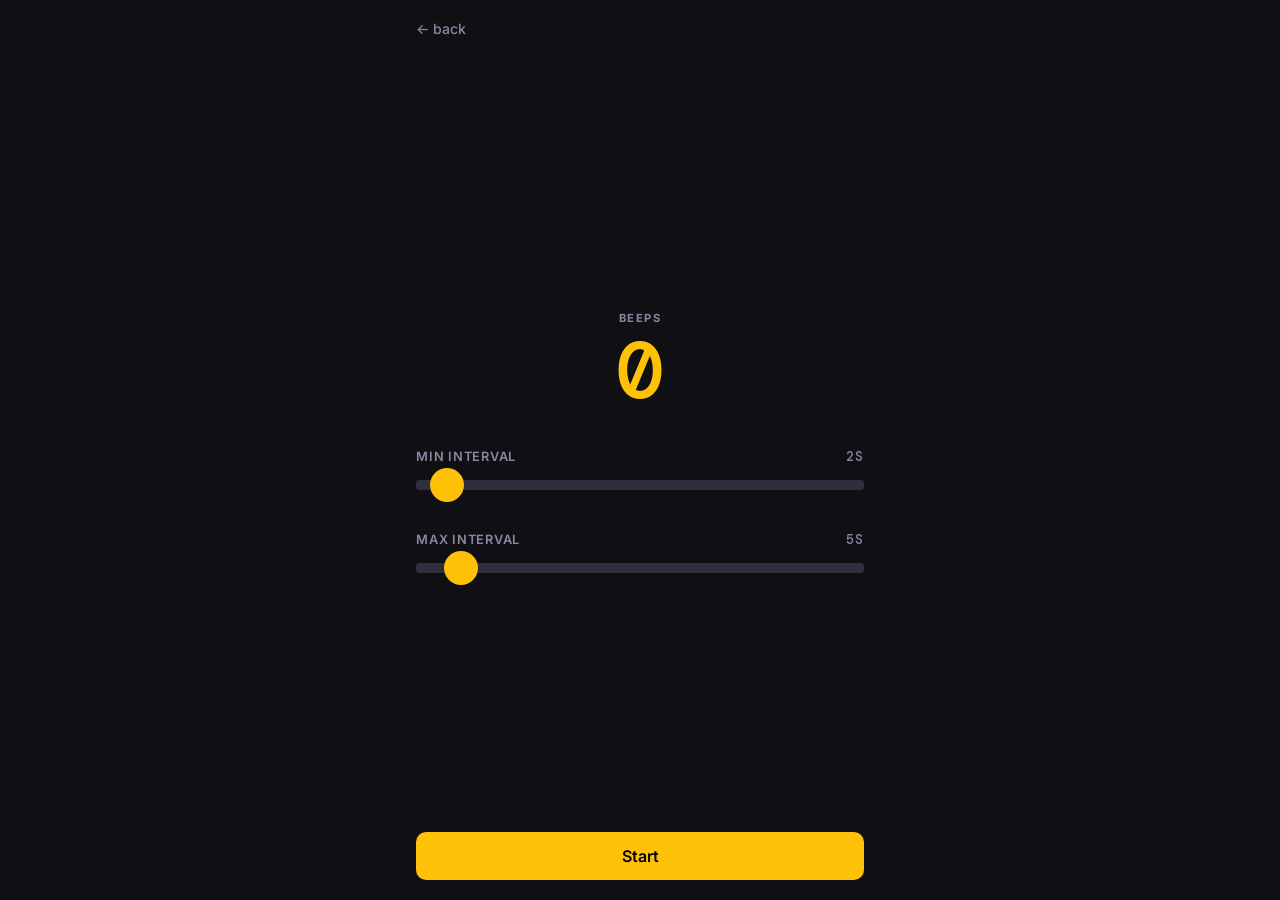
<file: gymapps/reaction.html>
<!DOCTYPE html>
<html lang="en">
<head>
  <meta charset="UTF-8">
  <meta name="viewport" content="width=device-width, initial-scale=1.0, user-scalable=no">
  <title>Reaction</title>
  <link rel="stylesheet" href="shared.css">
  <style>
    .reaction-page {
      display: flex;
      flex-direction: column;
      height: 100vh;
      height: 100dvh;
      padding: 16px;
      overflow: hidden;
    }

    .reaction-center {
      flex: 1;
      display: flex;
      flex-direction: column;
      justify-content: center;
      gap: 20px;
    }

    .interval-section {
      display: flex;
      flex-direction: column;
      gap: 40px;
    }

    .slider-row {
      display: flex;
      flex-direction: column;
      gap: 14px;
    }

    /* Bigger touch target for sliders in reaction */
    .interval-section input[type=range] {
      height: 10px;
    }

    .interval-section input[type=range]::-webkit-slider-thumb {
      width: 34px;
      height: 34px;
      background: var(--amber);
    }

    .interval-section input[type=range]::-moz-range-thumb {
      width: 34px;
      height: 34px;
      background: var(--amber);
    }

    .slider-header {
      display: flex;
      justify-content: space-between;
      align-items: center;
    }

    .counter-display {
      text-align: center;
    }

    .counter-label {
      font-weight: 700;
      font-size: 0.7rem;
      letter-spacing: 0.12em;
      text-transform: uppercase;
      color: var(--muted);
      margin-bottom: 4px;
    }

    .counter-value {
      font-family: 'DM Mono', monospace;
      font-weight: 500;
      font-size: 5rem;
      line-height: 1;
      color: var(--amber);
    }

    .state-label {
      text-align: center;
      font-weight: 800;
      font-size: 0.8rem;
      letter-spacing: 0.12em;
      text-transform: uppercase;
      color: var(--amber);
      min-height: 1.2em;
    }


    .btn-row {
      display: flex;
      flex-direction: column;
      gap: 8px;
      flex-shrink: 0;
      padding-bottom: 4px;
    }
  </style>
</head>
<body>
  <div class="reaction-page">

    <div class="top-bar">
      <a href="index.html">← back</a>
    </div>

    <div class="reaction-center">

      <div class="counter-display">
        <div class="counter-label">Beeps</div>
        <div class="counter-value" id="counterDisp">0</div>
        <div class="state-label" id="stateLabel"></div>
      </div>

      <div class="interval-section" id="intervalSection">
        <div class="slider-row">
          <div class="slider-header">
            <span class="label">Min interval</span>
            <span class="label mono" id="minDisp">2s</span>
          </div>
          <input type="range" id="minSlider" min="1" max="30" step="1" value="2">
        </div>
        <div class="slider-row">
          <div class="slider-header">
            <span class="label">Max interval</span>
            <span class="label mono" id="maxDisp">5s</span>
          </div>
          <input type="range" id="maxSlider" min="1" max="60" step="1" value="5">
        </div>
      </div>

    </div>

    <div class="btn-row">
      <button class="btn-warning hidden" id="btnStop" onclick="stopReaction()">Stop</button>
      <button class="btn-warning" id="btnStart" onclick="startReaction()">Start</button>
    </div>

  </div>

  <script src="shared.js"></script>
  <script>
    const minSlider  = document.getElementById('minSlider');
    const maxSlider  = document.getElementById('maxSlider');
    const minDisp    = document.getElementById('minDisp');
    const maxDisp    = document.getElementById('maxDisp');
    const counterDisp = document.getElementById('counterDisp');
    const stateLabel = document.getElementById('stateLabel');
    const btnStart   = document.getElementById('btnStart');
    const btnStop    = document.getElementById('btnStop');
    const intervalSection = document.getElementById('intervalSection');

    let count    = 0;
    let timeoutId = null;
    let running  = false;

    minSlider.addEventListener('input', () => {
      let v = parseInt(minSlider.value);
      if (v >= parseInt(maxSlider.value)) {
        maxSlider.value = v + 1;
        maxDisp.textContent = `${v + 1}s`;
      }
      minDisp.textContent = `${v}s`;
    });

    maxSlider.addEventListener('input', () => {
      let v = parseInt(maxSlider.value);
      if (v <= parseInt(minSlider.value)) {
        minSlider.value = v - 1;
        minDisp.textContent = `${v - 1}s`;
      }
      maxDisp.textContent = `${v}s`;
    });

    function startReaction() {
      count   = 0;
      running = true;
      counterDisp.textContent = '0';
      stateLabel.textContent  = 'Running';
      btnStart.classList.add('hidden');
      btnStop.classList.remove('hidden');
      intervalSection.style.opacity = '0.3';
      intervalSection.style.pointerEvents = 'none';
      scheduleBeep();
    }

    function stopReaction() {
      running = false;
      if (timeoutId) clearTimeout(timeoutId);
      stateLabel.textContent = '';
      btnStop.classList.add('hidden');
      btnStart.classList.remove('hidden');
      intervalSection.style.opacity = '1';
      intervalSection.style.pointerEvents = '';
    }

    function scheduleBeep() {
      if (!running) return;
      const min = parseInt(minSlider.value) * 1000;
      const max = parseInt(maxSlider.value) * 1000;
      const delay = min + Math.random() * (max - min);
      timeoutId = setTimeout(() => {
        if (!running) return;
        beep(1046, 0.1, 0.85);
        count++;
        counterDisp.textContent = count;
        scheduleBeep();
      }, delay);
    }
  </script>
</body>
</html>
</file>
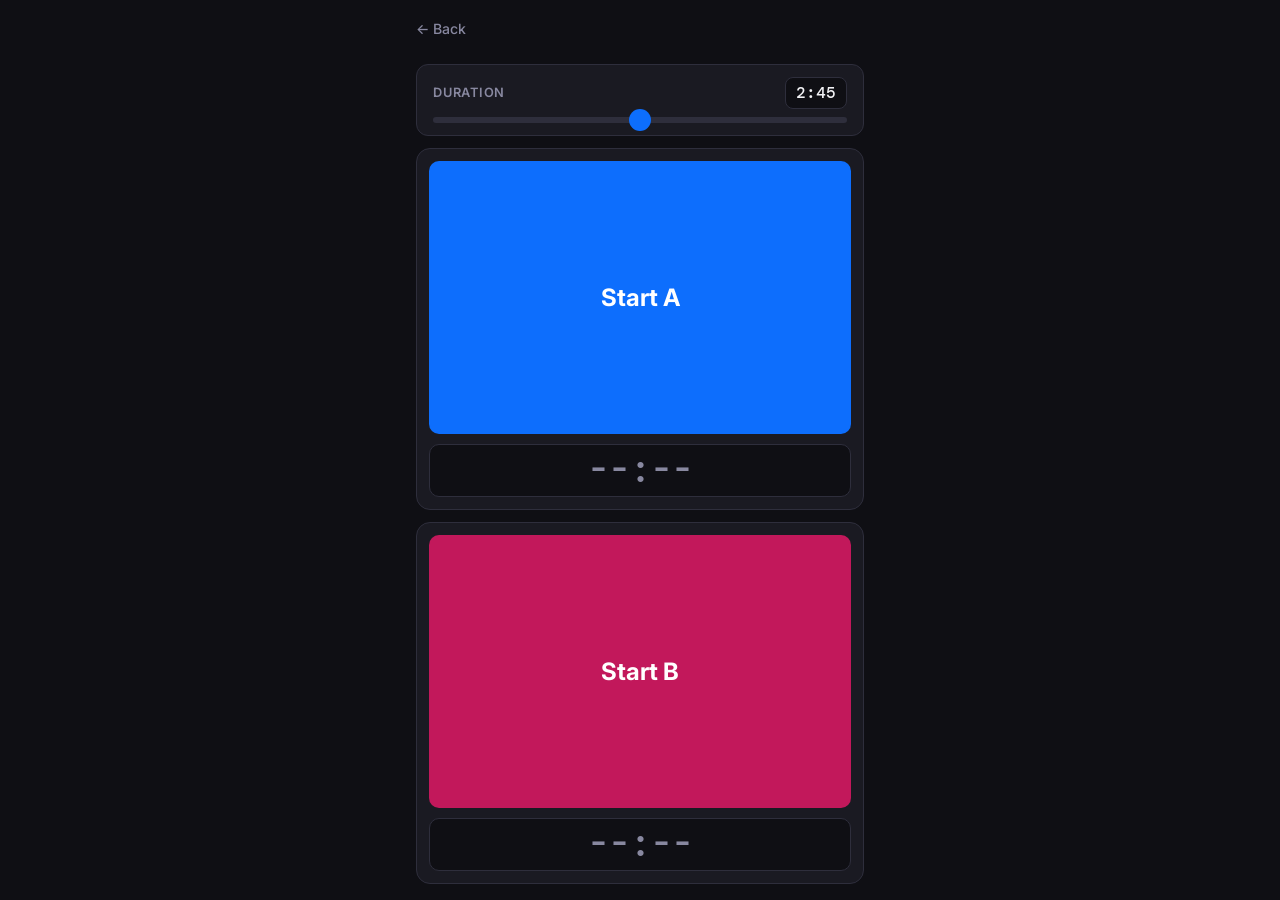
<file: gymapps/timer.html>
<!DOCTYPE html>
<html lang="en">
<head>
  <meta charset="UTF-8">
  <meta name="viewport" content="width=device-width, initial-scale=1.0, user-scalable=no">
  <title>Timer</title>
  <link rel="stylesheet" href="shared.css">
  <style>
    .timer-page {
      display: flex;
      flex-direction: column;
      height: 100vh;
      height: 100dvh;
      padding: 16px;
      overflow: hidden;
      gap: 12px;
    }

    /* ── Slider ── */
    .duration-config {
      flex-shrink: 0;
      background: var(--surface);
      border: 1px solid var(--border);
      border-radius: 12px;
      padding: 12px 16px;
      display: flex;
      flex-direction: column;
      gap: 8px;
    }

    .dur-row {
      display: flex;
      justify-content: space-between;
      align-items: center;
    }

    .dur-label {
      font-size: 0.8rem;
      font-weight: 600;
      color: var(--muted);
      text-transform: uppercase;
      letter-spacing: 0.06em;
    }

    .dur-value {
      font-family: 'DM Mono', monospace;
      font-size: 1rem;
      font-weight: 500;
      background: var(--bg);
      border: 1px solid var(--border);
      border-radius: 8px;
      padding: 3px 10px;
    }

    /* ── Timer cards ── */
    .timer-cards {
      flex: 1;
      display: flex;
      flex-direction: column;
      gap: 12px;
    }

    .timer-card {
      flex: 1;
      background: var(--surface);
      border: 1px solid var(--border);
      border-radius: 14px;
      padding: 12px;
      display: flex;
      flex-direction: column;
      gap: 10px;
    }

    .start-btn {
      flex: 1;
      font-size: 1.5rem;
      font-weight: 700;
      border-radius: 10px;
      color: #fff;
      border: none;
      cursor: pointer;
      transition: filter 0.1s;
      min-height: 72px;
    }

    .start-btn:active { filter: brightness(0.8); }

    .start-a { background: var(--blue); }
    .start-b { background: #c2185b; }

    .timer-display {
      font-family: 'DM Mono', monospace;
      font-size: 2.2rem;
      font-weight: 500;
      text-align: center;
      background: var(--bg);
      border: 1px solid var(--border);
      border-radius: 10px;
      padding: 8px;
      line-height: 1;
      flex-shrink: 0;
      transition: color 0.2s;
    }

    .timer-display.running  { color: #6ea8fe; border-color: var(--blue); }
    .timer-display.done     { color: #75b798; border-color: var(--green); }
    .timer-display.overtime { color: var(--amber); border-color: var(--amber); }
    .timer-display.idle     { color: var(--muted); }
  </style>
</head>
<body>
  <div class="timer-page">

    <div class="top-bar"><a href="index.html">← Back</a></div>

    <div class="duration-config">
      <div class="dur-row">
        <span class="dur-label">Duration</span>
        <span class="dur-value" id="durDisplay">2:45</span>
      </div>
      <input type="range" id="durSlider" min="30" max="300" step="5" value="165">
    </div>

    <div class="timer-cards">
      <div class="timer-card">
        <button class="start-btn start-a" onclick="pressTimer('a')">Start A</button>
        <div class="timer-display idle" id="dispA">--:--</div>
      </div>
      <div class="timer-card">
        <button class="start-btn start-b" onclick="pressTimer('b')">Start B</button>
        <div class="timer-display idle" id="dispB">--:--</div>
      </div>
    </div>

  </div>

  <script src="shared.js"></script>
  <script>
    const slider   = document.getElementById('durSlider');
    const durDisp  = document.getElementById('durDisplay');
    const dispA    = document.getElementById('dispA');
    const dispB    = document.getElementById('dispB');

    const timers = {
      a: { startTs: null, durSec: 0, rafId: null, beeped: false, el: dispA },
      b: { startTs: null, durSec: 0, rafId: null, beeped: false, el: dispB },
    };

    slider.addEventListener('input', () => {
      const s = parseInt(slider.value);
      durDisp.textContent = secFmt(s);
    });

    function pressTimer(id) {
      const t = timers[id];
      if (t.rafId) clearTimeout(t.rafId);
      t.startTs = Date.now();
      t.durSec  = parseInt(slider.value);
      t.beeped  = false;
      t.el.className = 'timer-display running';
      tickTimer(id);
    }

    function tickTimer(id) {
      const t       = timers[id];
      const elapsed = Date.now() - t.startTs;
      const remainMs = t.durSec * 1000 - elapsed;

      if (remainMs > 0) {
        t.el.className   = 'timer-display running';
        t.el.textContent = mmss(Math.ceil(remainMs / 1000));
      } else {
        if (!t.beeped) {
          t.beeped = true;
          beep(1046, 0.18, 0.8);
          t.el.className = 'timer-display done';
        }
        const over = Math.floor(-remainMs / 1000);
        if (over > 0) {
          t.el.className   = 'timer-display overtime';
          t.el.textContent = '-' + mmss(over);
        } else {
          t.el.textContent = mmss(0);
        }
      }

      t.rafId = setTimeout(() => tickTimer(id), 250);
    }

    function mmss(totalSec) {
      const m = Math.floor(totalSec / 60);
      const s = totalSec % 60;
      return `${String(m).padStart(2,'0')}:${String(s).padStart(2,'0')}`;
    }

    function secFmt(s) {
      const m = Math.floor(s / 60);
      const r = s % 60;
      return `${m}:${String(r).padStart(2,'0')}`;
    }
  </script>
</body>
</html>
</file>
<file: gymapps/shared.css>
@import url('https://fonts.googleapis.com/css2?family=Inter:wght@400;500;600;700&family=DM+Mono:wght@500&display=swap');

:root {
  --bg:      #0f0f14;
  --surface: #1a1a22;
  --border:  #2e2e3c;
  --text:    #f2f2f5;
  --muted:   #8888a0;
  --green:   #198754;
  --blue:    #0d6efd;
  --red:     #dc3545;
  --amber:   #ffc107;
  --violet:  #6c63f5;
  --pink:    #e91e8c;
}

*, *::before, *::after {
  box-sizing: border-box;
  margin: 0;
  padding: 0;
  -webkit-tap-highlight-color: transparent;
}

html, body {
  height: 100dvh;
  width: 100%;
  overflow: hidden;
}

body {
  background: var(--bg);
  color: var(--text);
  font-family: 'Inter', system-ui, -apple-system, sans-serif;
  font-size: 17px;
  line-height: 1.5;
  max-width: 480px;
  margin: 0 auto;
}

.page {
  display: flex;
  flex-direction: column;
  height: 100dvh;
  padding: 16px;
  overflow: hidden;
}

.top-bar {
  flex-shrink: 0;
  padding-bottom: 10px;
}

.top-bar a {
  color: var(--muted);
  text-decoration: none;
  font-size: 0.88rem;
  font-weight: 500;
}

button {
  -webkit-appearance: none;
  appearance: none;
  outline: none;
  border: none;
  cursor: pointer;
  transition: filter 0.1s;
  font-family: 'Inter', system-ui, sans-serif;
  font-weight: 600;
  font-size: 1rem;
  border-radius: 10px;
  padding: 14px 20px;
  width: 100%;
  text-align: center;
}

button:active   { filter: brightness(0.85); }
button:disabled { opacity: 0.4; cursor: default; }

.btn-primary   { background: var(--blue);    color: #fff; }
.btn-success   { background: var(--green);   color: #fff; }
.btn-danger    { background: var(--red);     color: #fff; }
.btn-warning   { background: var(--amber);   color: #000; }
.btn-secondary { background: var(--surface); color: var(--text); border: 1px solid var(--border); }
.btn-pink      { background: #c2185b;        color: #fff; }

.btn-sm {
  padding: 8px 14px;
  font-size: 0.88rem;
  border-radius: 8px;
  width: auto;
}

.label {
  font-size: 0.8rem;
  font-weight: 600;
  text-transform: uppercase;
  letter-spacing: 0.06em;
  color: var(--muted);
}

.mono {
  font-family: 'DM Mono', monospace;
  font-weight: 500;
}

.hidden { display: none !important; }

input[type=range] {
  -webkit-appearance: none;
  appearance: none;
  width: 100%;
  height: 6px;
  background: var(--border);
  border-radius: 3px;
  outline: none;
}

input[type=range]::-webkit-slider-thumb {
  -webkit-appearance: none;
  width: 22px;
  height: 22px;
  background: var(--blue);
  border-radius: 50%;
  cursor: pointer;
}

input[type=range]::-moz-range-thumb {
  width: 22px;
  height: 22px;
  background: var(--blue);
  border-radius: 50%;
  cursor: pointer;
  border: none;
}

input[type=text], input[type=time], textarea {
  background: var(--surface);
  border: 1px solid var(--border);
  border-radius: 10px;
  color: var(--text);
  font-family: 'Inter', system-ui, sans-serif;
  font-size: 1rem;
  font-weight: 500;
  padding: 10px 14px;
  width: 100%;
  outline: none;
}

input[type=text]:focus, input[type=time]:focus, textarea:focus {
  border-color: var(--blue);
}

textarea {
  resize: none;
}
</file>
